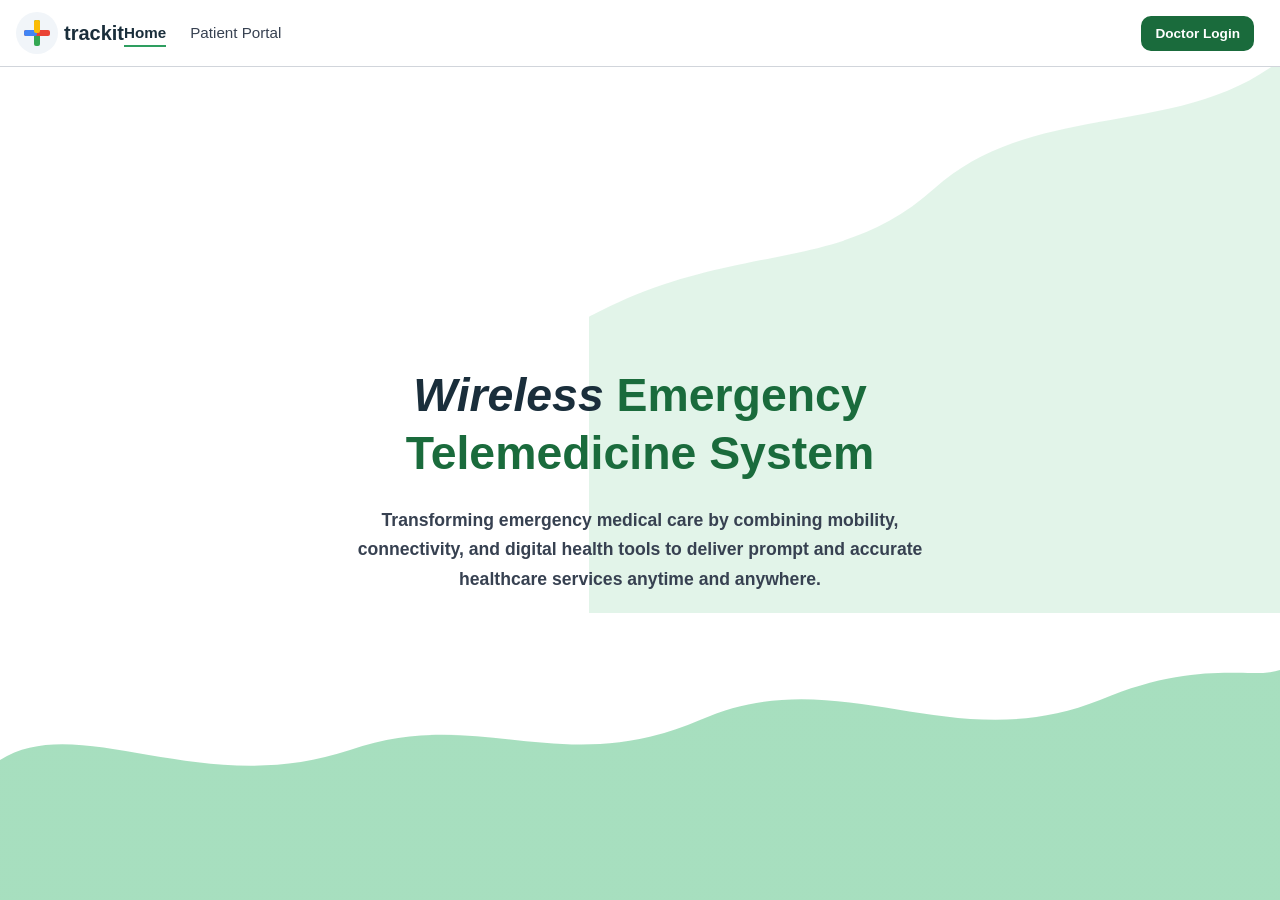
<file: frontend/index.html>
<!DOCTYPE html>
<html lang="en">
<head>
  <meta charset="UTF-8" />
  <meta name="viewport" content="width=device-width, initial-scale=1.0" />
  <title>Trackit – Wireless Emergency Telemedicine System</title>
  <link rel="stylesheet" href="css/styles.css" />
  <style>
   *{
    margin:0;
    padding:0;
    box-sizing:border-box;
  }
  html,
  body{
      width:100%;
      overflow-x:hidden;
  }
  img,
  svg{
      max-width:100%;
  }

    /* Light pastel wave – top-right */
    .wave-light {
      position: fixed;
      right: 0;
      top: 60px;
      width: 54%;
      z-index: 0;
      pointer-events: none;
    }

    /* Dark green wave – bottom */
    .wave-dark {
      position: fixed;
      right: 0;
      bottom: 0;
      width: 100%;
      z-index: 0;
      pointer-events: none;
    }

    .hero {
      position: relative;
      z-index: 2;
      display: flex;
      flex-direction: column;
      align-items: center;
      justify-content: center;
      min-height: calc(100vh - 74px);
      text-align: center;
      padding: 40px 20px;
    }

    .hero h1 {
      font-size: 2.9rem;
      font-weight: 800;
      color: var(--text-dark);
      line-height: 1.25;
      max-width: 700px;
      margin-bottom: 24px;
    }

    .hero h1 em {
      font-style: italic;
      font-weight: 800;
    }

    .hero h1 span {
      color: var(--green-dark);
    }

    .hero p {
      font-size: 1.1rem;
      font-weight: bold;
      color: var(--text-mid);
      max-width: 580px;
      line-height: 1.65;
    }
    /* ==========================
   NAVBAR
========================== */

.navbar{
    position: relative;
    display:flex;
    align-items:center;
    justify-content:space-between;
    padding:12px 16px;
    width:100%;
    box-sizing:border-box;
    overflow:hidden;
}

/* Logo */

.navbar-brand{
    display:flex;
    align-items:center;
    gap:6px;
    flex-shrink:1;
    min-width:0;
}

.logo-icon{
    width:34px;
    height:34px;
    flex-shrink:0;
}

.brand-name{
    font-size:1.2rem;
    white-space:nowrap;
}

/* Desktop links */
.navbar{
    display:flex;
    align-items:center;
    justify-content:space-between;
}

.navbar-brand{
    margin-right:auto;
}

.navbar-actions{
    margin-left:auto;
    margin-right:10px;
}

.navbar-nav{
    display:flex;
    gap:24px;
}

/* Buttons */

.navbar-actions{
    display:flex;
    align-items:center;
    gap:6px;
}

.navbar-actions .btn{
    padding:8px 12px;
    font-size:.85rem;
    white-space:nowrap;
}

/* Toggle */

.menu-toggle{
    display:none;
    border:none;
    background:none;
    font-size:1.8rem;
    cursor:pointer;
    line-height:1;
    padding:0;
    flex-shrink:0;
}
/* RESPONSIVE NAVBAR */

@media (max-width:1024px){

 /* Navbar */

  .navbar{
      position:relative;
      display:flex;
      align-items:center;
      justify-content:space-between;
      padding:12px 15px;
      overflow:visible;
  }

  /* Logo */

  .navbar-brand{
      display:flex;
      align-items:center;
      gap:8px;
      margin-right:auto;
  }

  .logo-icon{
      width:32px;
      height:32px;
  }

  .brand-name{
      font-size:1.1rem;
  }

  /* Hide desktop links */

  .navbar-nav{
      display:none;

      position:absolute;
      top: 100%;
      width:60%;
      right: 12px;
      background:#b4f5cf;
      box-shadow:0 8px 20px rgba(0,0,0,.08);
      z-index:9999;
  }

  /* Show menu when JS adds class */

  .navbar-nav.show{
      display:block !important;
     border-radius: 20px;
      
  }

  .navbar-nav li{
      list-style:none;
      /*border-bottom:1px solid #f3f3f3;*/
  }

  .navbar-nav li a{
      display:block;
      width:100%;
      padding:15px;
      text-align:center;
      text-decoration:none;
  }

  /* Buttons */

  .navbar-actions{
      display:flex;
      gap:6px;
      margin-left:auto;
      margin-right:10px;
  }

  .navbar-actions .btn{
      padding:6px 10px;
      font-size:.75rem;
      white-space:nowrap;
  }

  /* Toggle */

  .menu-toggle{
      display:block;
      background:none;
      border:none;
      cursor:pointer;
      font-size:1.6rem;
      color:#1a6b3c;
      line-height:1;
  }
  }


  /* TABLETS*/

  @media (max-width:768px){

    .brand-name{
      font-size:1rem;
    }

    .logo-icon{
      width:28px;
      height:28px;
    }
    .navbar-actions .btn{
      padding:5px 8px;
      font-size:.70rem;
    }
    .menu-toggle{
      font-size:1.5rem;
    }
   

  }


  /*  MOBILE */

  @media (max-width:500px){

  .navbar{
      padding:10px;
  }

  .brand-name{
      font-size:.9rem;
  }

  .logo-icon{
      width:26px;
      height:26px;
  }

  .navbar-actions{
      gap:4px;
      margin-right:6px;
  }

  .navbar-actions .btn{
      padding:5px 7px;
      font-size:.65rem;
  }

  .menu-toggle{
      font-size:1.4rem;
  }

  .hero h1{
      font-size:2rem;
      line-height:1.2;
  }

  .hero p{
      font-size:.95rem;
      line-height:1.6;
  }
  }


  /*  VERY SMALL PHONES */

  @media (max-width:350px){

  .brand-name{
      font-size:.8rem;
  }

  .logo-icon{
      width:22px;
      height:22px;
  }

  .navbar-actions .btn{
      padding:4px 6px;
      font-size:.58rem;
  }

  .menu-toggle{
      font-size:1.2rem;
  }

  .hero h1{
      font-size:1.7rem;
  }

  .hero p{
      font-size:.85rem;
  }
}
  </style>
</head>
<body>

  <!-- Light wave top-right -->
  <svg class="wave-light" viewBox="0 0 700 560" fill="none" xmlns="http://www.w3.org/2000/svg">
    <path d="M700 0 C600 80, 450 40, 350 130 C250 220, 150 180, 0 260 L0 560 L700 560 Z"
          fill="#d6f0e0" opacity="0.7"/>
  </svg>

  <!-- Dark wave bottom -->
  <svg class="wave-dark" viewBox="0 0 1280 420" fill="none" xmlns="http://www.w3.org/2000/svg">
    <path d="M0 280 C80 230, 200 320, 350 270 C480 225, 560 300, 700 240
             C840 178, 950 280, 1100 220 C1200 178, 1250 200, 1280 190 
             L1280 420 L0 420 Z"
          fill="url(#waveGradDark)"/>
    <defs>
      <linearGradient id="waveGradDark" x1="0" y1="0" x2="1280" y2="0">
        <stop offset="0%" stop-color="#3cb871" stop-opacity="0.45"/>
        <stop offset="100%" stop-color="#1a6b3c"/>
      </linearGradient>
    </defs>
  </svg>

  <!-- Navbar -->
  <nav class="navbar">
    <a href="index.html" class="navbar-brand">
      <!-- Trackit + icon -->
      <svg class="logo-icon" viewBox="0 0 42 42" fill="none" xmlns="http://www.w3.org/2000/svg">
        <circle cx="21" cy="21" r="21" fill="#f1f5f9"/>
        <!-- Google-colours plus sign -->
        <rect x="18" y="8"  width="6" height="26" rx="2" fill="#34a853"/>
        <rect x="8"  y="18" width="26" height="6"  rx="2" fill="#ea4335"/>
        <rect x="8"  y="18" width="13" height="6"  rx="2" fill="#4285f4"/>
        <rect x="18" y="8"  width="6"  height="13" rx="2" fill="#fbbc05"/>
      </svg>
      <span class="brand-name">trackit</span>
    </a>
    <ul class="navbar-nav">
      <li><a href="index.html" class="active">Home</a></li>
      <li><a href="patient-portal.html">Patient Portal</a></li>
    </ul>
    <div class="navbar-actions">
      <a href="login.html" class="btn btn-primary">Doctor Login</a>
    </div>
    <button class="menu-toggle" id="menuToggle">
      ☰
    </button>
  </nav>

  <!-- Hero -->
  <main class="hero">
    <h1>
      <em>Wireless</em> <span>Emergency<br>Telemedicine System</span>
    </h1>
    <p>
      Transforming emergency medical care by combining mobility, connectivity,
      and digital health tools to deliver prompt and accurate healthcare services
      anytime and anywhere.
    </p>
  </main>
<!-------------for toggle menu--------------->
  <script>
   /* function toggleMenu() {
        const nav = document.querySelector('.navbar-nav');
        const btn = document.querySelector('.menu-toggle');
    
        nav.classList.toggle('show');
    
        if(nav.classList.contains('show')){
            btn.innerHTML = "✕";
        } else {
            btn.innerHTML = "☰";
        }
    }
   function toggleMenu() {
    alert("Button clicked");
}

function toggleMenu() {

    const menu = document.querySelector('.navbar-nav');

    menu.classList.toggle('show');

    console.log("toggle clicked");
}*/
document.addEventListener("DOMContentLoaded", () => {

const btn = document.getElementById("menuToggle");
const nav = document.querySelector(".navbar-nav");

btn.addEventListener("click", () => {

    //console.log("clicked");

    nav.classList.toggle("show");

    btn.textContent =
        nav.classList.contains("show")
        ? "✕"
        : "☰";

});

});
    </script>

</body>
</html>
</file>
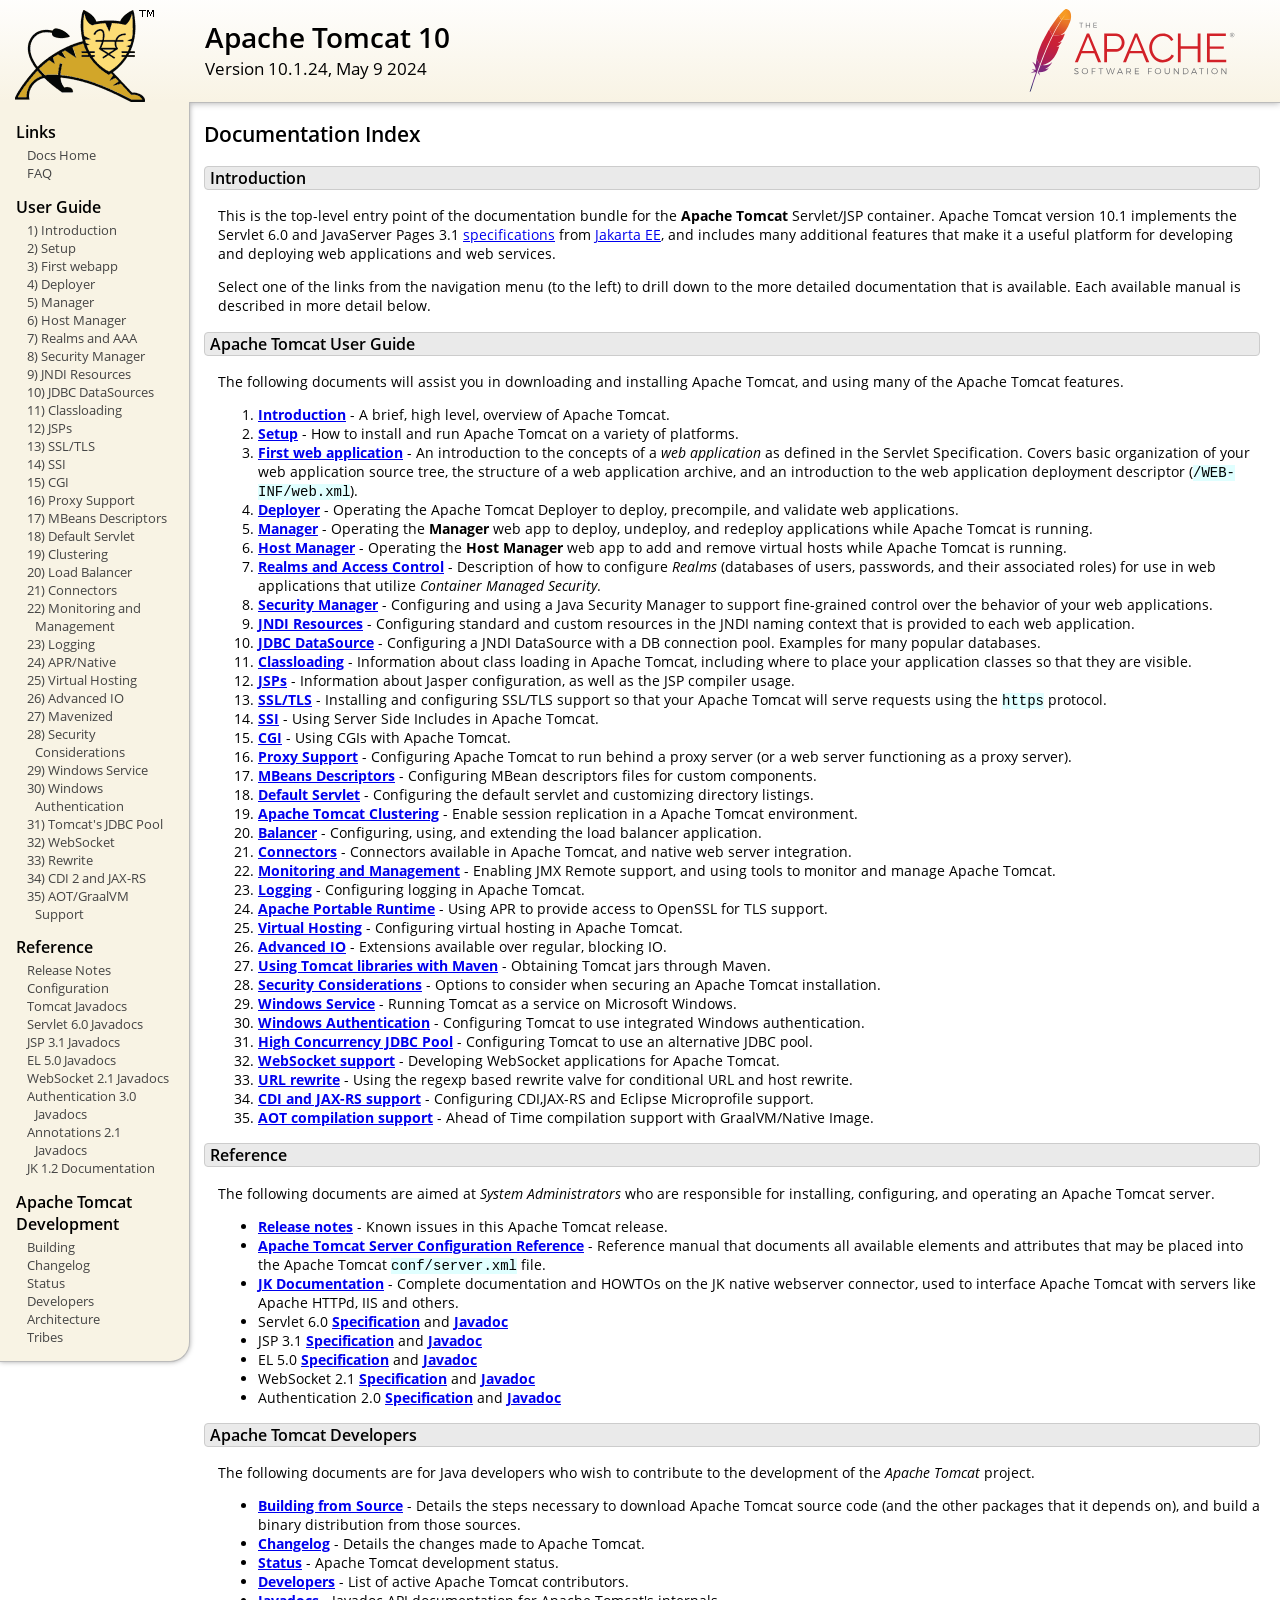
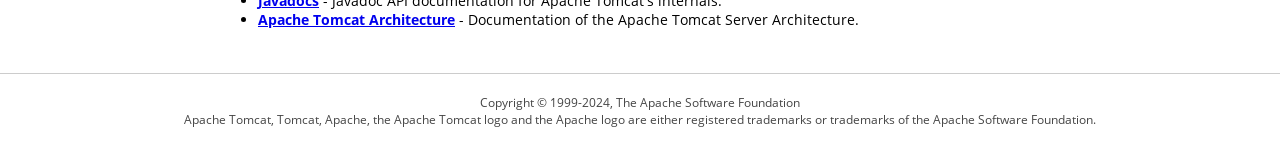
<file: target/cargo/installs/tomcat-10.1.24/apache-tomcat-10.1.24/webapps/docs/index.html>
<!DOCTYPE html SYSTEM "about:legacy-compat">
<html lang="en"><head><META http-equiv="Content-Type" content="text/html; charset=UTF-8"><link href="./images/docs-stylesheet.css" rel="stylesheet" type="text/css"><title>Apache Tomcat 10 (10.1.24) - Documentation Index</title><meta name="author" content="Craig R. McClanahan"><meta name="author" content="Remy Maucherat"><meta name="author" content="Yoav Shapira"></head><body><div id="wrapper"><header><div id="header"><div><div><div class="logo noPrint"><a href="https://tomcat.apache.org/"><img alt="Tomcat Home" src="./images/tomcat.png"></a></div><div style="height: 1px;"></div><div class="asfLogo noPrint"><a href="https://www.apache.org/" target="_blank"><img src="./images/asf-logo.svg" alt="The Apache Software Foundation" style="width: 266px; height: 83px;"></a></div><h1>Apache Tomcat 10</h1><div class="versionInfo">
            Version 10.1.24,
            <time datetime="2024-05-09">May 9 2024</time></div><div style="height: 1px;"></div><div style="clear: left;"></div></div></div></div></header><div id="middle"><div><div id="mainLeft" class="noprint"><div><nav><div><h2>Links</h2><ul><li><a href="index.html">Docs Home</a></li><li><a href="https://cwiki.apache.org/confluence/display/TOMCAT/FAQ">FAQ</a></li></ul></div><div><h2>User Guide</h2><ul><li><a href="introduction.html">1) Introduction</a></li><li><a href="setup.html">2) Setup</a></li><li><a href="appdev/index.html">3) First webapp</a></li><li><a href="deployer-howto.html">4) Deployer</a></li><li><a href="manager-howto.html">5) Manager</a></li><li><a href="host-manager-howto.html">6) Host Manager</a></li><li><a href="realm-howto.html">7) Realms and AAA</a></li><li><a href="security-manager-howto.html">8) Security Manager</a></li><li><a href="jndi-resources-howto.html">9) JNDI Resources</a></li><li><a href="jndi-datasource-examples-howto.html">10) JDBC DataSources</a></li><li><a href="class-loader-howto.html">11) Classloading</a></li><li><a href="jasper-howto.html">12) JSPs</a></li><li><a href="ssl-howto.html">13) SSL/TLS</a></li><li><a href="ssi-howto.html">14) SSI</a></li><li><a href="cgi-howto.html">15) CGI</a></li><li><a href="proxy-howto.html">16) Proxy Support</a></li><li><a href="mbeans-descriptors-howto.html">17) MBeans Descriptors</a></li><li><a href="default-servlet.html">18) Default Servlet</a></li><li><a href="cluster-howto.html">19) Clustering</a></li><li><a href="balancer-howto.html">20) Load Balancer</a></li><li><a href="connectors.html">21) Connectors</a></li><li><a href="monitoring.html">22) Monitoring and Management</a></li><li><a href="logging.html">23) Logging</a></li><li><a href="apr.html">24) APR/Native</a></li><li><a href="virtual-hosting-howto.html">25) Virtual Hosting</a></li><li><a href="aio.html">26) Advanced IO</a></li><li><a href="maven-jars.html">27) Mavenized</a></li><li><a href="security-howto.html">28) Security Considerations</a></li><li><a href="windows-service-howto.html">29) Windows Service</a></li><li><a href="windows-auth-howto.html">30) Windows Authentication</a></li><li><a href="jdbc-pool.html">31) Tomcat's JDBC Pool</a></li><li><a href="web-socket-howto.html">32) WebSocket</a></li><li><a href="rewrite.html">33) Rewrite</a></li><li><a href="cdi.html">34) CDI 2 and JAX-RS</a></li><li><a href="graal.html">35) AOT/GraalVM Support</a></li></ul></div><div><h2>Reference</h2><ul><li><a href="RELEASE-NOTES.txt">Release Notes</a></li><li><a href="config/index.html">Configuration</a></li><li><a href="api/index.html">Tomcat Javadocs</a></li><li><a href="servletapi/index.html">Servlet 6.0 Javadocs</a></li><li><a href="jspapi/index.html">JSP 3.1 Javadocs</a></li><li><a href="elapi/index.html">EL 5.0 Javadocs</a></li><li><a href="websocketapi/index.html">WebSocket 2.1 Javadocs</a></li><li><a href="jaspicapi/index.html">Authentication 3.0 Javadocs</a></li><li><a href="annotationapi/index.html">Annotations 2.1 Javadocs</a></li><li><a href="https://tomcat.apache.org/connectors-doc/">JK 1.2 Documentation</a></li></ul></div><div><h2>Apache Tomcat Development</h2><ul><li><a href="building.html">Building</a></li><li><a href="changelog.html">Changelog</a></li><li><a href="https://cwiki.apache.org/confluence/display/TOMCAT/Tomcat+Versions">Status</a></li><li><a href="developers.html">Developers</a></li><li><a href="architecture/index.html">Architecture</a></li><li><a href="tribes/introduction.html">Tribes</a></li></ul></div></nav></div></div><div id="mainRight"><div id="content"><h2>Documentation Index</h2><h3 id="Introduction">Introduction</h3><div class="text">

<p>This is the top-level entry point of the documentation bundle for the
<strong>Apache Tomcat</strong> Servlet/JSP container.  Apache Tomcat version
10.1 implements the Servlet 6.0 and JavaServer Pages 3.1
<a href="https://cwiki.apache.org/confluence/display/TOMCAT/Specifications">specifications</a> from
<a href="https://jakarta.ee/">Jakarta EE</a>, and includes many
additional features that make it a useful platform for developing and deploying
web applications and web services.</p>

<p>Select one of the links from the navigation menu (to the left) to drill
down to the more detailed documentation that is available.  Each available
manual is described in more detail below.</p>

</div><h3 id="Apache_Tomcat_User_Guide">Apache Tomcat User Guide</h3><div class="text">

<p>The following documents will assist you in downloading and installing
Apache Tomcat, and using many of the Apache Tomcat features.</p>

<ol>
<li><a href="introduction.html"><strong>Introduction</strong></a> - A
    brief, high level, overview of Apache Tomcat.</li>
<li><a href="setup.html"><strong>Setup</strong></a> - How to install and run
    Apache Tomcat on a variety of platforms.</li>
<li><a href="appdev/index.html"><strong>First web application</strong></a>
    - An introduction to the concepts of a <em>web application</em> as defined
    in the Servlet Specification.  Covers basic organization of your web application
    source tree, the structure of a web application archive, and an
    introduction to the web application deployment descriptor
    (<code>/WEB-INF/web.xml</code>).</li>
<li><a href="deployer-howto.html"><strong>Deployer</strong></a> -
    Operating the Apache Tomcat Deployer to deploy, precompile, and validate web
    applications.</li>
<li><a href="manager-howto.html"><strong>Manager</strong></a> -
    Operating the <strong>Manager</strong> web app to deploy, undeploy, and
    redeploy applications while Apache Tomcat is running.</li>
<li><a href="host-manager-howto.html"><strong>Host Manager</strong></a> -
    Operating the <strong>Host Manager</strong> web app to add and remove
    virtual hosts while Apache Tomcat is running.</li>
<li><a href="realm-howto.html"><strong>Realms and Access Control</strong></a>
    - Description of how to configure <em>Realms</em> (databases of users,
    passwords, and their associated roles) for use in web applications that
    utilize <em>Container Managed Security</em>.</li>
<li><a href="security-manager-howto.html"><strong>Security Manager</strong></a>
    - Configuring and using a Java Security Manager to
    support fine-grained control over the behavior of your web applications.
    </li>
<li><a href="jndi-resources-howto.html"><strong>JNDI Resources</strong></a>
    - Configuring standard and custom resources in the JNDI naming context
    that is provided to each web application.</li>
<li><a href="jndi-datasource-examples-howto.html">
    <strong>JDBC DataSource</strong></a>
    - Configuring a JNDI DataSource with a DB connection pool.
    Examples for many popular databases.</li>
<li><a href="class-loader-howto.html"><strong>Classloading</strong></a>
    - Information about class loading in Apache Tomcat, including where to place
    your application classes so that they are visible.</li>
<li><a href="jasper-howto.html"><strong>JSPs</strong></a>
    - Information about Jasper configuration, as well as the JSP compiler
    usage.</li>
<li><a href="ssl-howto.html"><strong>SSL/TLS</strong></a> -
    Installing and configuring SSL/TLS support so that your Apache Tomcat will
    serve requests using the <code>https</code> protocol.</li>
<li><a href="ssi-howto.html"><strong>SSI</strong></a> -
    Using Server Side Includes in Apache Tomcat.</li>
<li><a href="cgi-howto.html"><strong>CGI</strong></a> -
    Using CGIs with Apache Tomcat.</li>
<li><a href="proxy-howto.html"><strong>Proxy Support</strong></a> -
    Configuring Apache Tomcat to run behind a proxy server (or a web server
    functioning as a proxy server).</li>
<li><a href="mbeans-descriptors-howto.html"><strong>MBeans Descriptors</strong></a> -
    Configuring MBean descriptors files for custom components.</li>
<li><a href="default-servlet.html"><strong>Default Servlet</strong></a> -
    Configuring the default servlet and customizing directory listings.</li>
<li><a href="cluster-howto.html"><strong>Apache Tomcat Clustering</strong></a> -
    Enable session replication in a Apache Tomcat environment.</li>
<li><a href="balancer-howto.html"><strong>Balancer</strong></a> -
    Configuring, using, and extending the load balancer application.</li>
<li><a href="connectors.html"><strong>Connectors</strong></a> -
    Connectors available in Apache Tomcat, and native web server integration.</li>
<li><a href="monitoring.html"><strong>Monitoring and Management</strong></a> -
    Enabling JMX Remote support, and using tools to monitor and manage Apache Tomcat.</li>
<li><a href="logging.html"><strong>Logging</strong></a> -
    Configuring logging in Apache Tomcat.</li>
<li><a href="apr.html"><strong>Apache Portable Runtime</strong></a> -
    Using APR to provide access to OpenSSL for TLS support.</li>
<li><a href="virtual-hosting-howto.html"><strong>Virtual Hosting</strong></a> -
    Configuring virtual hosting in Apache Tomcat.</li>
<li><a href="aio.html"><strong>Advanced IO</strong></a> -
    Extensions available over regular, blocking IO.</li>
<li><a href="maven-jars.html"><strong>Using Tomcat libraries with Maven</strong></a> -
    Obtaining Tomcat jars through Maven.</li>
<li><a href="security-howto.html"><strong>Security Considerations</strong></a> -
    Options to consider when securing an Apache Tomcat installation.</li>
<li><a href="windows-service-howto.html"><strong>Windows Service</strong></a> -
    Running Tomcat as a service on Microsoft Windows.</li>
<li><a href="windows-auth-howto.html"><strong>Windows Authentication</strong></a> -
    Configuring Tomcat to use integrated Windows authentication.</li>
<li><a href="jdbc-pool.html"><strong>High Concurrency JDBC Pool</strong></a> -
    Configuring Tomcat to use an alternative JDBC pool.</li>
<li><a href="web-socket-howto.html"><strong>WebSocket support</strong></a> -
    Developing WebSocket applications for Apache Tomcat.</li>
<li><a href="rewrite.html"><strong>URL rewrite</strong></a> -
    Using the regexp based rewrite valve for conditional URL and host rewrite.</li>
<li><a href="cdi.html"><strong>CDI and JAX-RS support</strong></a> -
    Configuring CDI,JAX-RS and Eclipse Microprofile support.</li>
<li><a href="graal.html"><strong>AOT compilation support</strong></a> -
    Ahead of Time compilation support with GraalVM/Native Image.</li>
</ol>

</div><h3 id="Reference">Reference</h3><div class="text">

<p>The following documents are aimed at <em>System Administrators</em> who
are responsible for installing, configuring, and operating an Apache Tomcat server.
</p>
<ul>
<li><a href="RELEASE-NOTES.txt"><strong>Release notes</strong></a>
    - Known issues in this Apache Tomcat release.
    </li>
<li><a href="config/index.html"><strong>Apache Tomcat Server Configuration Reference</strong></a>
    - Reference manual that documents all available elements and attributes
      that may be placed into the Apache Tomcat <code>conf/server.xml</code> file.
    </li>
<li><a href="https://tomcat.apache.org/connectors-doc/index.html"><strong>JK Documentation</strong></a>
    - Complete documentation and HOWTOs on the JK native webserver connector,
      used to interface Apache Tomcat with servers like Apache HTTPd, IIS
      and others.</li>
<li>Servlet 6.0
    <a href="https://jakarta.ee/specifications/servlet/6.0/">
    <strong>Specification</strong></a> and
    <a href="https://jakarta.ee/specifications/servlet/6.0/apidocs">
    <strong>Javadoc</strong></a>
    </li>
<li>JSP 3.1
    <a href="https://jakarta.ee/specifications/pages/3.1/">
    <strong>Specification</strong></a> and
    <a href="https://jakarta.ee/specifications/pages/3.1/apidocs">
    <strong>Javadoc</strong></a>
    </li>
<li>EL 5.0
    <a href="https://jakarta.ee/specifications/expression-language/5.0/">
    <strong>Specification</strong></a> and
    <a href="https://jakarta.ee/specifications/expression-language/5.0/apidocs">
    <strong>Javadoc</strong></a>
    </li>
<li>WebSocket 2.1
    <a href="https://jakarta.ee/specifications/websocket/2.1/">
    <strong>Specification</strong></a> and
    <a href="https://jakarta.ee/specifications/websocket/2.1/apidocs">
    <strong>Javadoc</strong></a>
    </li>
<li>Authentication 2.0
    <a href="https://jakarta.ee/specifications/authentication/2.0/">
    <strong>Specification</strong></a> and
    <a href="https://jakarta.ee/specifications/authentication/2.0/apidocs">
    <strong>Javadoc</strong></a>
    </li>
</ul>

</div><h3 id="Apache_Tomcat_Developers">Apache Tomcat Developers</h3><div class="text">

<p>The following documents are for Java developers who wish to contribute to
the development of the <em>Apache Tomcat</em> project.</p>
<ul>
<li><a href="building.html"><strong>Building from Source</strong></a> -
    Details the steps necessary to download Apache Tomcat source code (and the
    other packages that it depends on), and build a binary distribution from
    those sources.
    </li>
<li><a href="changelog.html"><strong>Changelog</strong></a> - Details the
    changes made to Apache Tomcat.
    </li>
<li><a href="https://cwiki.apache.org/confluence/display/TOMCAT/Tomcat+Versions"><strong>Status</strong></a> -
    Apache Tomcat development status.
    </li>
<li><a href="developers.html"><strong>Developers</strong></a> - List of active
    Apache Tomcat contributors.
    </li>
<li><a href="api/index.html"><strong>Javadocs</strong></a>
    - Javadoc API documentation for Apache Tomcat's internals.</li>
<li><a href="architecture/index.html"><strong>Apache Tomcat Architecture</strong></a>
    - Documentation of the Apache Tomcat Server Architecture.</li>
</ul>

</div></div></div></div></div><footer><div id="footer">
    Copyright &copy; 1999-2024, The Apache Software Foundation
    <br>
    Apache Tomcat, Tomcat, Apache, the Apache Tomcat logo and the Apache logo
    are either registered trademarks or trademarks of the Apache Software
    Foundation.
    </div></footer></div></body></html>
</file>
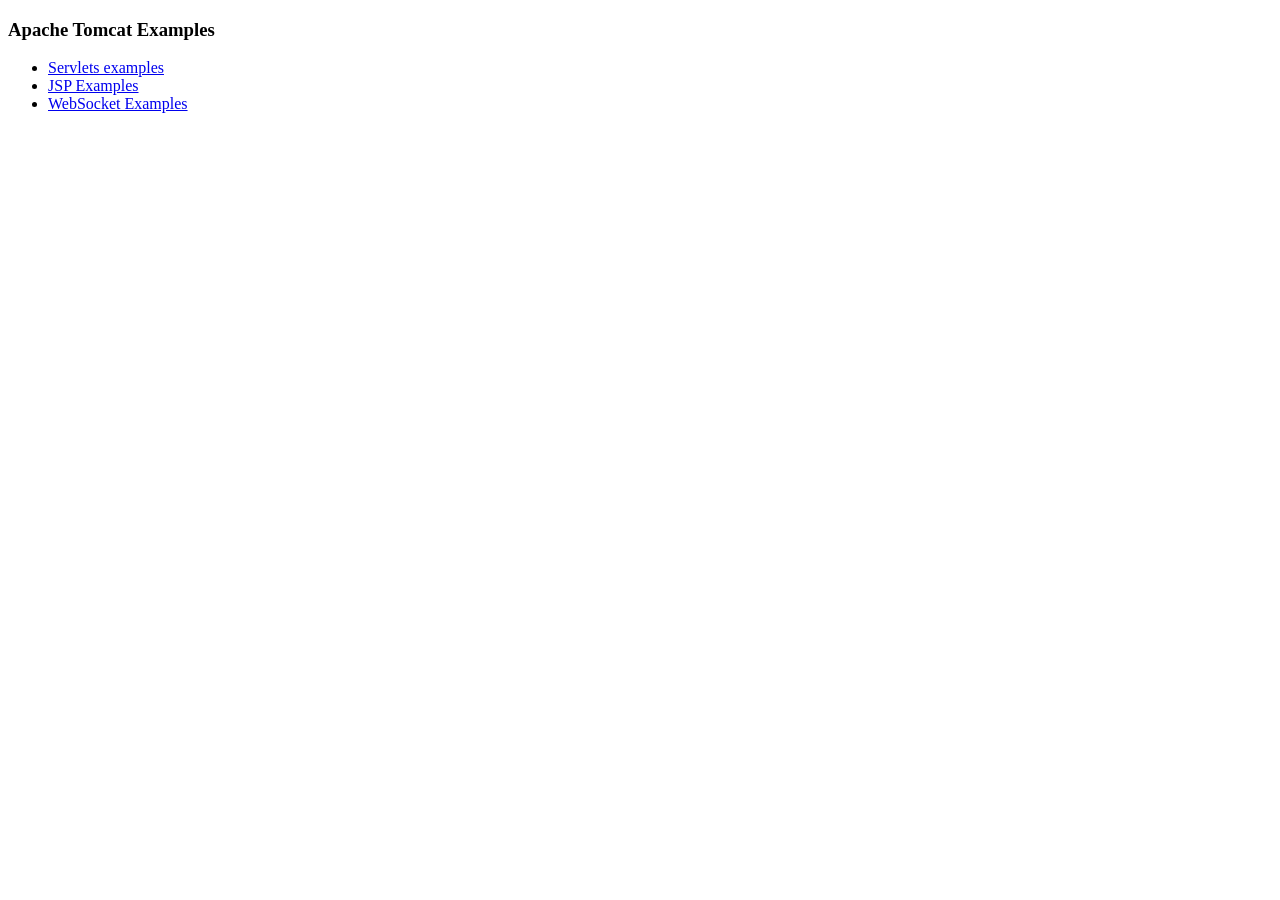
<file: target/cargo/installs/tomcat-10.1.24/apache-tomcat-10.1.24/webapps/examples/index.html>
<!--
  Licensed to the Apache Software Foundation (ASF) under one or more
  contributor license agreements.  See the NOTICE file distributed with
  this work for additional information regarding copyright ownership.
  The ASF licenses this file to You under the Apache License, Version 2.0
  (the "License"); you may not use this file except in compliance with
  the License.  You may obtain a copy of the License at

      http://www.apache.org/licenses/LICENSE-2.0

  Unless required by applicable law or agreed to in writing, software
  distributed under the License is distributed on an "AS IS" BASIS,
  WITHOUT WARRANTIES OR CONDITIONS OF ANY KIND, either express or implied.
  See the License for the specific language governing permissions and
  limitations under the License.
-->
<!DOCTYPE HTML><html lang="en"><head>
<meta charset="UTF-8">
<title>Apache Tomcat Examples</title>
</head>
<body>
<p>
<h3>Apache Tomcat Examples</H3>
<p></p>
<ul>
<li><a href="servlets">Servlets examples</a></li>
<li><a href="jsp">JSP Examples</a></li>
<li><a href="websocket/index.xhtml">WebSocket Examples</a></li>
</ul>
</body></html>
</file>
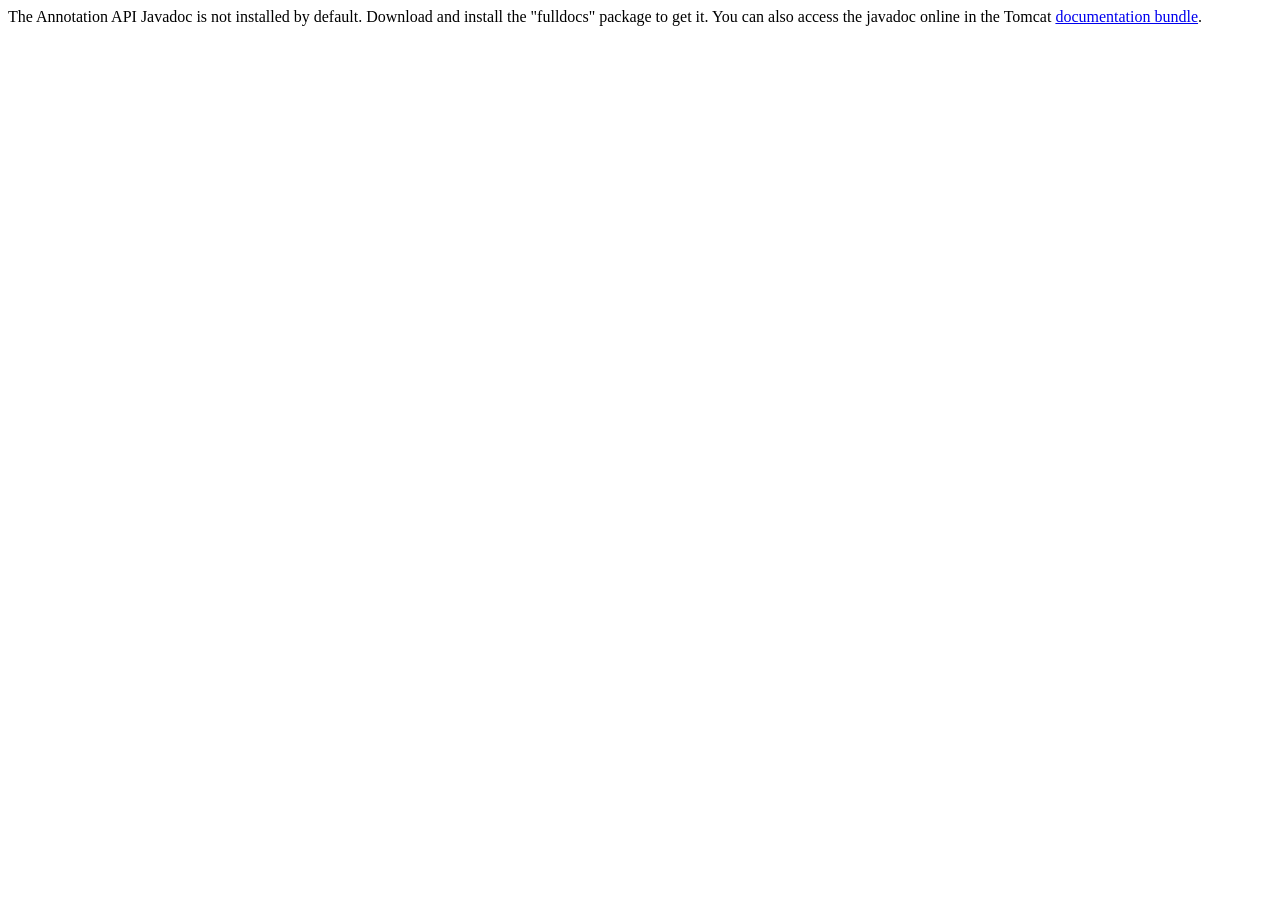
<file: target/cargo/installs/tomcat-10.1.24/apache-tomcat-10.1.24/webapps/docs/annotationapi/index.html>
<!--
  Licensed to the Apache Software Foundation (ASF) under one or more
  contributor license agreements.  See the NOTICE file distributed with
  this work for additional information regarding copyright ownership.
  The ASF licenses this file to You under the Apache License, Version 2.0
  (the "License"); you may not use this file except in compliance with
  the License.  You may obtain a copy of the License at

      http://www.apache.org/licenses/LICENSE-2.0

  Unless required by applicable law or agreed to in writing, software
  distributed under the License is distributed on an "AS IS" BASIS,
  WITHOUT WARRANTIES OR CONDITIONS OF ANY KIND, either express or implied.
  See the License for the specific language governing permissions and
  limitations under the License.
-->
<!DOCTYPE html>
<html>
<head>
    <meta charset="UTF-8" />
    <title>API docs</title>
</head>

<body>

The Annotation API Javadoc is not installed by default. Download and install
the "fulldocs" package to get it.

You can also access the javadoc online in the Tomcat
<a href="https://tomcat.apache.org/tomcat-10.1-doc/">
    documentation bundle</a>.

</body>
</html>
</file>
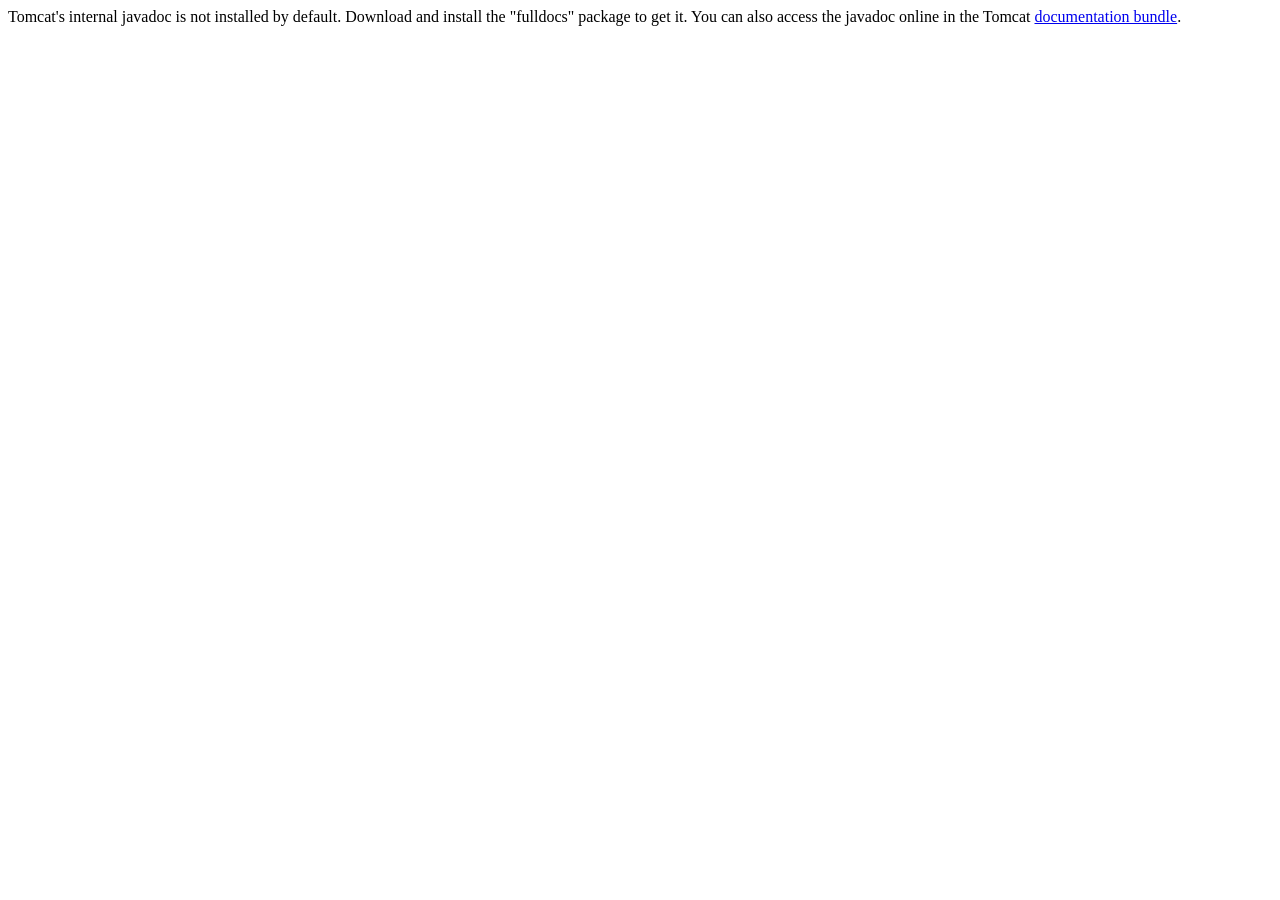
<file: target/cargo/installs/tomcat-10.1.24/apache-tomcat-10.1.24/webapps/docs/api/index.html>
<!--
  Licensed to the Apache Software Foundation (ASF) under one or more
  contributor license agreements.  See the NOTICE file distributed with
  this work for additional information regarding copyright ownership.
  The ASF licenses this file to You under the Apache License, Version 2.0
  (the "License"); you may not use this file except in compliance with
  the License.  You may obtain a copy of the License at

      http://www.apache.org/licenses/LICENSE-2.0

  Unless required by applicable law or agreed to in writing, software
  distributed under the License is distributed on an "AS IS" BASIS,
  WITHOUT WARRANTIES OR CONDITIONS OF ANY KIND, either express or implied.
  See the License for the specific language governing permissions and
  limitations under the License.
-->
<!DOCTYPE html>
<html>
    <head>
    <meta charset="UTF-8" />
    <title>API docs</title>
</head>

<body>

Tomcat's internal javadoc is not installed by default. Download and install
the "fulldocs" package to get it.

You can also access the javadoc online in the Tomcat
<a href="https://tomcat.apache.org/tomcat-10.1-doc/">
documentation bundle</a>.

</body>
</html>
</file>
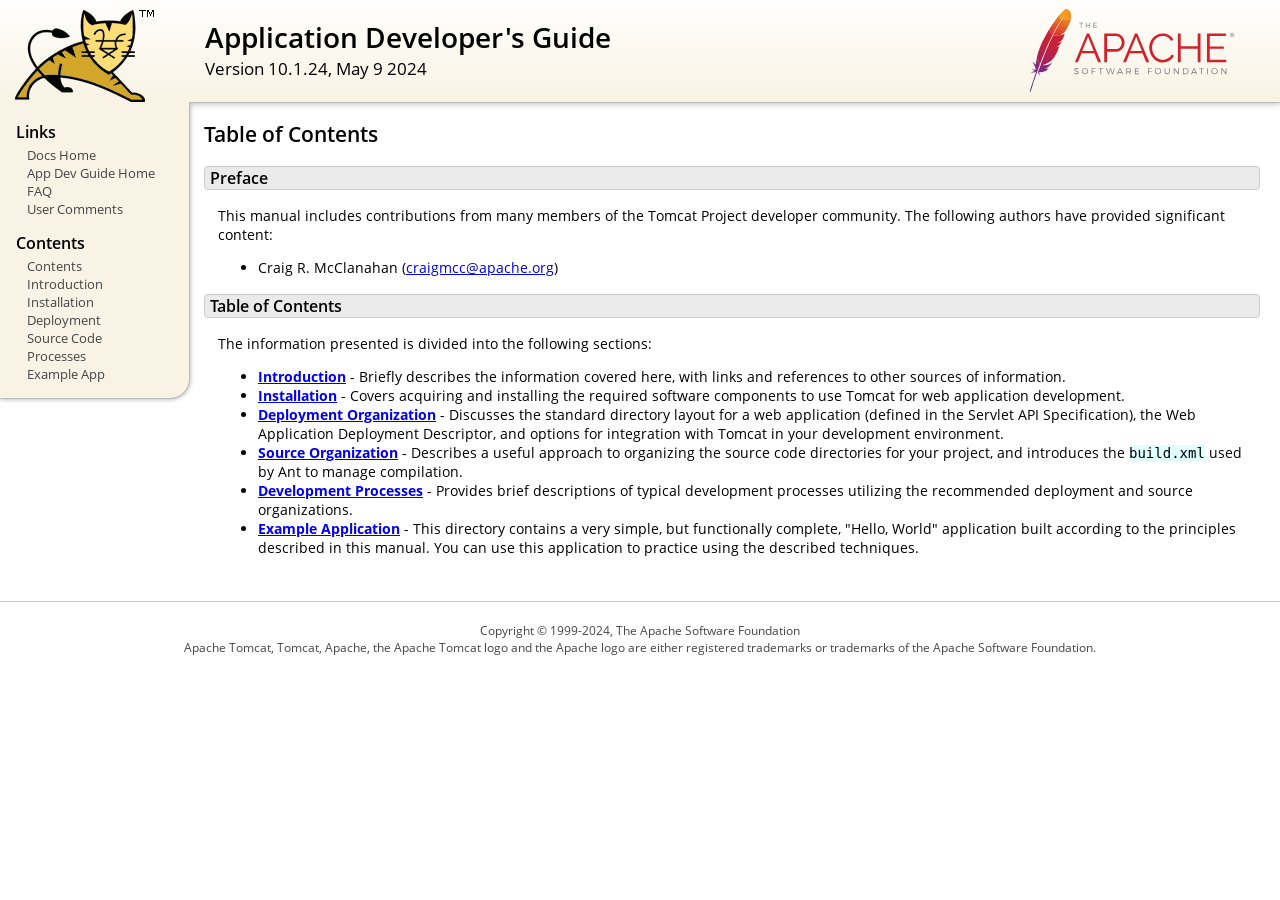
<file: target/cargo/installs/tomcat-10.1.24/apache-tomcat-10.1.24/webapps/docs/appdev/index.html>
<!DOCTYPE html SYSTEM "about:legacy-compat">
<html lang="en"><head><META http-equiv="Content-Type" content="text/html; charset=UTF-8"><link href="../images/docs-stylesheet.css" rel="stylesheet" type="text/css"><title>Application Developer's Guide (10.1.24) - Table of Contents</title><meta name="author" content="Craig R. McClanahan"></head><body><div id="wrapper"><header><div id="header"><div><div><div class="logo noPrint"><a href="https://tomcat.apache.org/"><img alt="Tomcat Home" src="../images/tomcat.png"></a></div><div style="height: 1px;"></div><div class="asfLogo noPrint"><a href="https://www.apache.org/" target="_blank"><img src="../images/asf-logo.svg" alt="The Apache Software Foundation" style="width: 266px; height: 83px;"></a></div><h1>Application Developer's Guide</h1><div class="versionInfo">
            Version 10.1.24,
            <time datetime="2024-05-09">May 9 2024</time></div><div style="height: 1px;"></div><div style="clear: left;"></div></div></div></div></header><div id="middle"><div><div id="mainLeft" class="noprint"><div><nav><div><h2>Links</h2><ul><li><a href="../index.html">Docs Home</a></li><li><a href="index.html">App Dev Guide Home</a></li><li><a href="https://cwiki.apache.org/confluence/display/TOMCAT/FAQ">FAQ</a></li><li><a href="#comments_section">User Comments</a></li></ul></div><div><h2>Contents</h2><ul><li><a href="index.html">Contents</a></li><li><a href="introduction.html">Introduction</a></li><li><a href="installation.html">Installation</a></li><li><a href="deployment.html">Deployment</a></li><li><a href="source.html">Source Code</a></li><li><a href="processes.html">Processes</a></li><li><a href="sample/">Example App</a></li></ul></div></nav></div></div><div id="mainRight"><div id="content"><h2>Table of Contents</h2><h3 id="Preface">Preface</h3><div class="text">

<p>This manual includes contributions from many members of the Tomcat Project
developer community.  The following authors have provided significant content:
</p>
<ul>
<li>Craig R. McClanahan
    (<a href="mailto:craigmcc@apache.org">craigmcc@apache.org</a>)</li>
</ul>

</div><h3 id="Table_of_Contents">Table of Contents</h3><div class="text">

<p>The information presented is divided into the following sections:</p>
<ul>
<li><a href="introduction.html"><strong>Introduction</strong></a> -
    Briefly describes the information covered here, with
    links and references to other sources of information.</li>
<li><a href="installation.html"><strong>Installation</strong></a> -
    Covers acquiring and installing the required software
    components to use Tomcat for web application development.</li>
<li><a href="deployment.html"><strong>Deployment Organization</strong></a> -
    Discusses the standard directory layout for a web application
    (defined in the Servlet API Specification), the Web Application
    Deployment Descriptor, and options for integration with Tomcat
    in your development environment.</li>
<li><a href="source.html"><strong>Source Organization</strong></a> -
    Describes a useful approach to organizing the source code
    directories for your project, and introduces the
    <code>build.xml</code> used by Ant to manage compilation.</li>
<li><a href="processes.html"><strong>Development Processes</strong></a> -
    Provides brief descriptions of typical development processes
    utilizing the recommended deployment and source organizations.</li>
<li><a href="sample/" target="_blank"><strong>Example Application</strong></a> -
    This directory contains a very simple, but functionally complete,
    "Hello, World" application built according to the principles
    described in this manual.  You can use this application to
    practice using the described techniques.</li>
</ul>

</div></div></div></div></div><footer><div id="footer">
    Copyright &copy; 1999-2024, The Apache Software Foundation
    <br>
    Apache Tomcat, Tomcat, Apache, the Apache Tomcat logo and the Apache logo
    are either registered trademarks or trademarks of the Apache Software
    Foundation.
    </div></footer></div></body></html>
</file>
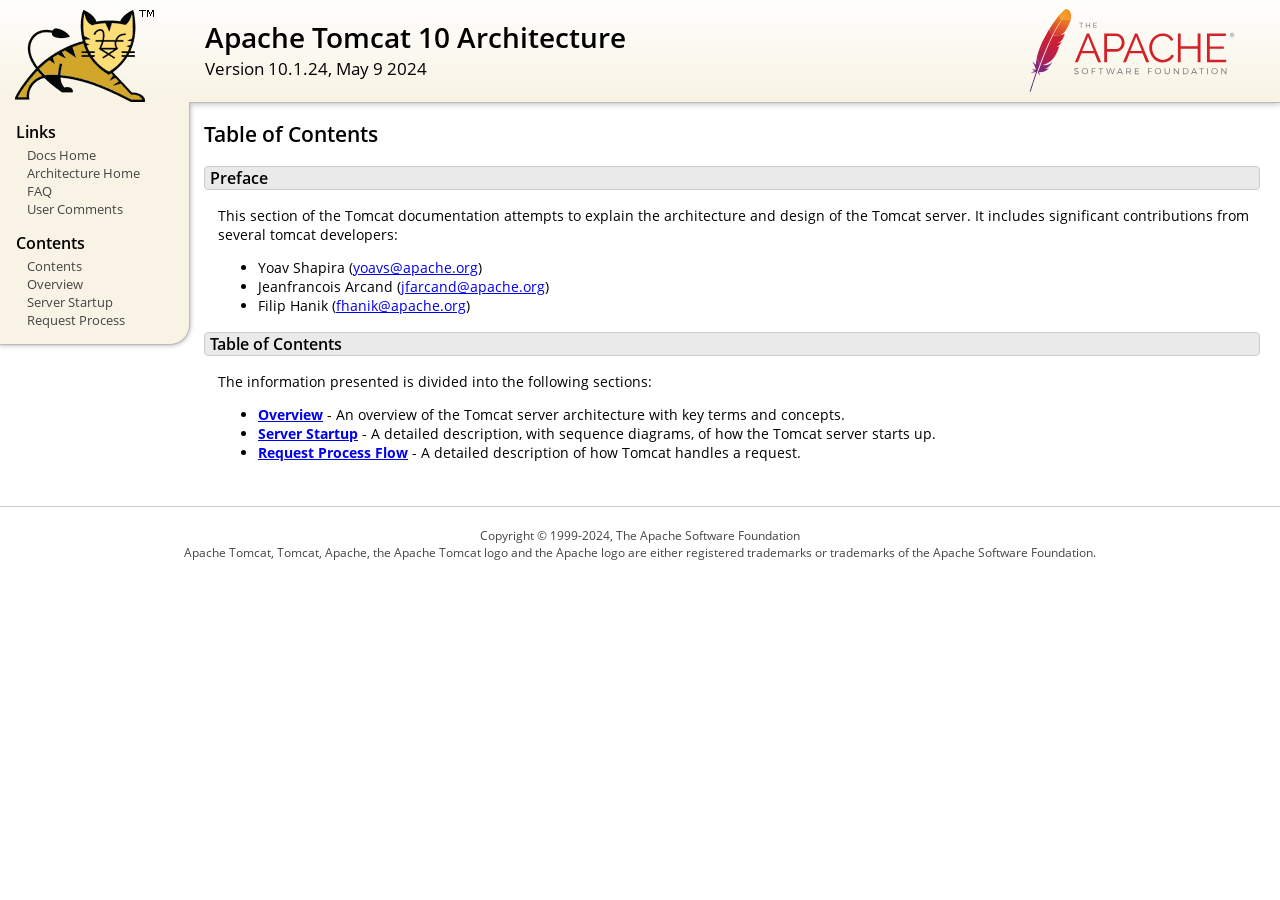
<file: target/cargo/installs/tomcat-10.1.24/apache-tomcat-10.1.24/webapps/docs/architecture/index.html>
<!DOCTYPE html SYSTEM "about:legacy-compat">
<html lang="en"><head><META http-equiv="Content-Type" content="text/html; charset=UTF-8"><link href="../images/docs-stylesheet.css" rel="stylesheet" type="text/css"><title>Apache Tomcat 10 Architecture (10.1.24) - Table of Contents</title><meta name="author" content="Yoav Shapira"></head><body><div id="wrapper"><header><div id="header"><div><div><div class="logo noPrint"><a href="https://tomcat.apache.org/"><img alt="Tomcat Home" src="../images/tomcat.png"></a></div><div style="height: 1px;"></div><div class="asfLogo noPrint"><a href="https://www.apache.org/" target="_blank"><img src="../images/asf-logo.svg" alt="The Apache Software Foundation" style="width: 266px; height: 83px;"></a></div><h1>Apache Tomcat 10 Architecture</h1><div class="versionInfo">
            Version 10.1.24,
            <time datetime="2024-05-09">May 9 2024</time></div><div style="height: 1px;"></div><div style="clear: left;"></div></div></div></div></header><div id="middle"><div><div id="mainLeft" class="noprint"><div><nav><div><h2>Links</h2><ul><li><a href="../index.html">Docs Home</a></li><li><a href="index.html">Architecture Home</a></li><li><a href="https://cwiki.apache.org/confluence/display/TOMCAT/FAQ">FAQ</a></li><li><a href="#comments_section">User Comments</a></li></ul></div><div><h2>Contents</h2><ul><li><a href="index.html">Contents</a></li><li><a href="overview.html">Overview</a></li><li><a href="startup.html">Server Startup</a></li><li><a href="requestProcess.html">Request Process</a></li></ul></div></nav></div></div><div id="mainRight"><div id="content"><h2>Table of Contents</h2><h3 id="Preface">Preface</h3><div class="text">

<p>This section of the Tomcat documentation attempts to explain
the architecture and design of the Tomcat server.  It includes significant
contributions from several tomcat developers:
</p>
<ul>
<li>Yoav Shapira
    (<a href="mailto:yoavs@apache.org">yoavs@apache.org</a>)</li>
<li>Jeanfrancois Arcand
    (<a href="mailto:jfarcand@apache.org">jfarcand@apache.org</a>)</li>
<li>Filip Hanik
    (<a href="mailto:fhanik@apache.org">fhanik@apache.org</a>)</li>
</ul>

</div><h3 id="Table_of_Contents">Table of Contents</h3><div class="text">

<p>The information presented is divided into the following sections:</p>
<ul>
<li><a href="overview.html"><strong>Overview</strong></a> -
    An overview of the Tomcat server architecture with key terms
    and concepts.</li>
<li><a href="startup.html"><strong>Server Startup</strong></a> -
    A detailed description, with sequence diagrams, of how the Tomcat
    server starts up.</li>
<li><a href="requestProcess.html"><strong>Request Process Flow</strong></a> -
    A detailed description of how Tomcat handles a request.</li>
</ul>

</div></div></div></div></div><footer><div id="footer">
    Copyright &copy; 1999-2024, The Apache Software Foundation
    <br>
    Apache Tomcat, Tomcat, Apache, the Apache Tomcat logo and the Apache logo
    are either registered trademarks or trademarks of the Apache Software
    Foundation.
    </div></footer></div></body></html>
</file>
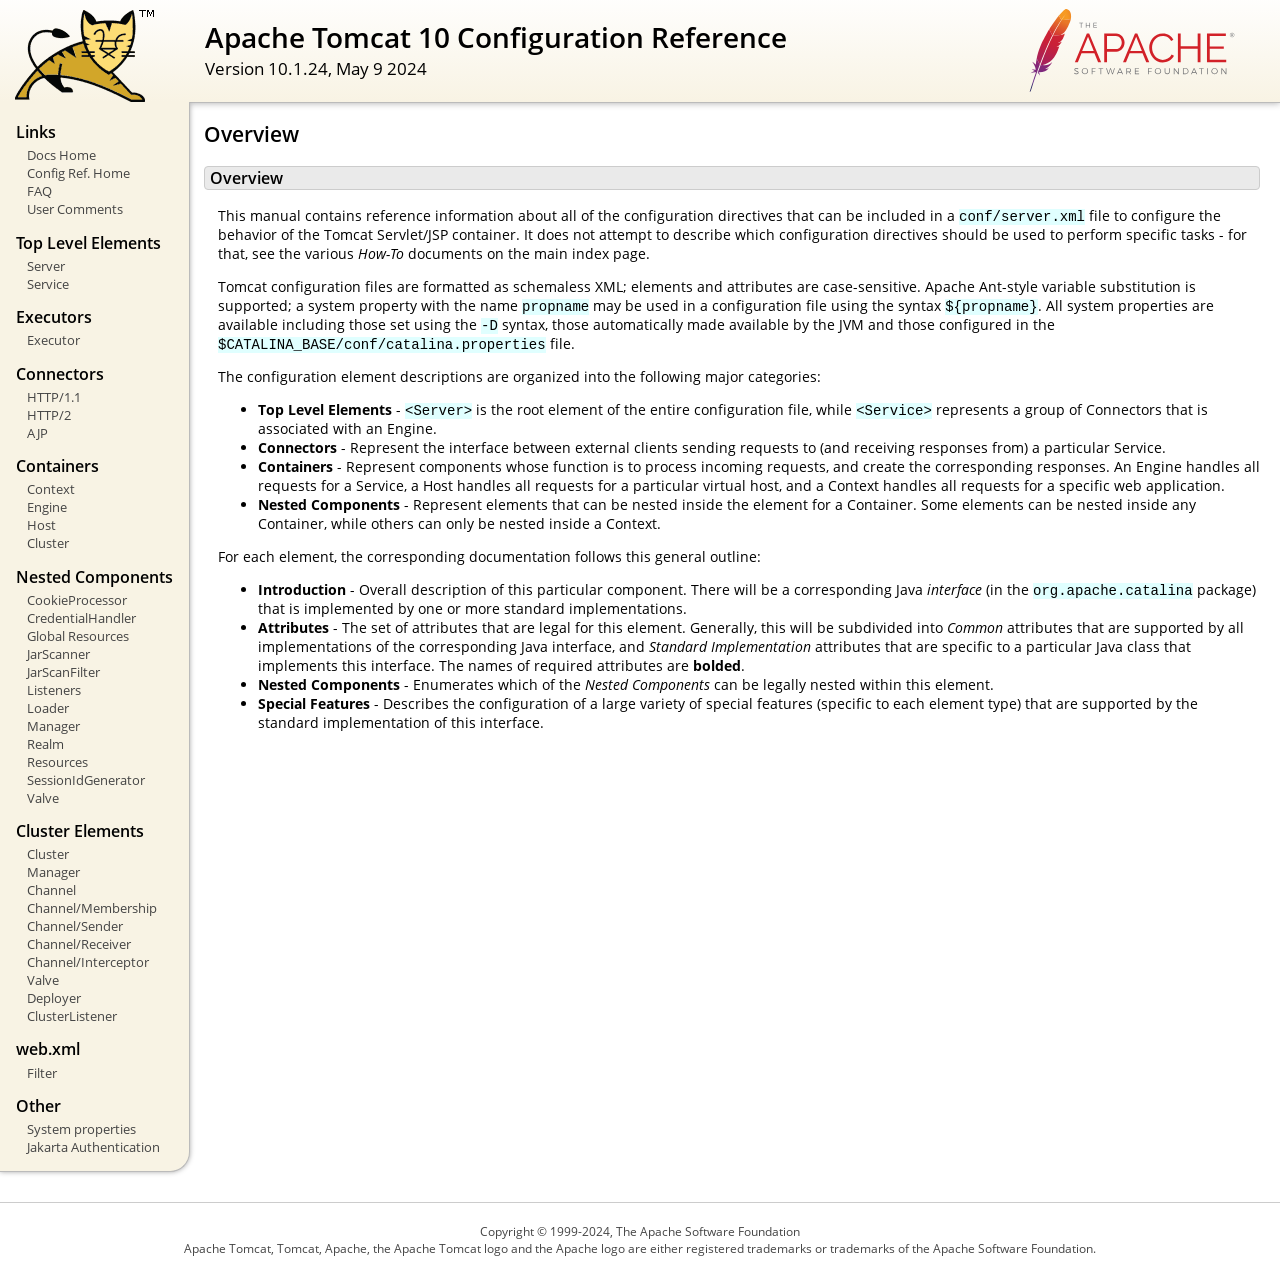
<file: target/cargo/installs/tomcat-10.1.24/apache-tomcat-10.1.24/webapps/docs/config/index.html>
<!DOCTYPE html SYSTEM "about:legacy-compat">
<html lang="en"><head><META http-equiv="Content-Type" content="text/html; charset=UTF-8"><link href="../images/docs-stylesheet.css" rel="stylesheet" type="text/css"><title>Apache Tomcat 10 Configuration Reference (10.1.24) - Overview</title><meta name="author" content="Craig R. McClanahan"></head><body><div id="wrapper"><header><div id="header"><div><div><div class="logo noPrint"><a href="https://tomcat.apache.org/"><img alt="Tomcat Home" src="../images/tomcat.png"></a></div><div style="height: 1px;"></div><div class="asfLogo noPrint"><a href="https://www.apache.org/" target="_blank"><img src="../images/asf-logo.svg" alt="The Apache Software Foundation" style="width: 266px; height: 83px;"></a></div><h1>Apache Tomcat 10 Configuration Reference</h1><div class="versionInfo">
            Version 10.1.24,
            <time datetime="2024-05-09">May 9 2024</time></div><div style="height: 1px;"></div><div style="clear: left;"></div></div></div></div></header><div id="middle"><div><div id="mainLeft" class="noprint"><div><nav><div><h2>Links</h2><ul><li><a href="../index.html">Docs Home</a></li><li><a href="index.html">Config Ref. Home</a></li><li><a href="https://cwiki.apache.org/confluence/display/TOMCAT/FAQ">FAQ</a></li><li><a href="#comments_section">User Comments</a></li></ul></div><div><h2>Top Level Elements</h2><ul><li><a href="server.html">Server</a></li><li><a href="service.html">Service</a></li></ul></div><div><h2>Executors</h2><ul><li><a href="executor.html">Executor</a></li></ul></div><div><h2>Connectors</h2><ul><li><a href="http.html">HTTP/1.1</a></li><li><a href="http2.html">HTTP/2</a></li><li><a href="ajp.html">AJP</a></li></ul></div><div><h2>Containers</h2><ul><li><a href="context.html">Context</a></li><li><a href="engine.html">Engine</a></li><li><a href="host.html">Host</a></li><li><a href="cluster.html">Cluster</a></li></ul></div><div><h2>Nested Components</h2><ul><li><a href="cookie-processor.html">CookieProcessor</a></li><li><a href="credentialhandler.html">CredentialHandler</a></li><li><a href="globalresources.html">Global Resources</a></li><li><a href="jar-scanner.html">JarScanner</a></li><li><a href="jar-scan-filter.html">JarScanFilter</a></li><li><a href="listeners.html">Listeners</a></li><li><a href="loader.html">Loader</a></li><li><a href="manager.html">Manager</a></li><li><a href="realm.html">Realm</a></li><li><a href="resources.html">Resources</a></li><li><a href="sessionidgenerator.html">SessionIdGenerator</a></li><li><a href="valve.html">Valve</a></li></ul></div><div><h2>Cluster Elements</h2><ul><li><a href="cluster.html">Cluster</a></li><li><a href="cluster-manager.html">Manager</a></li><li><a href="cluster-channel.html">Channel</a></li><li><a href="cluster-membership.html">Channel/Membership</a></li><li><a href="cluster-sender.html">Channel/Sender</a></li><li><a href="cluster-receiver.html">Channel/Receiver</a></li><li><a href="cluster-interceptor.html">Channel/Interceptor</a></li><li><a href="cluster-valve.html">Valve</a></li><li><a href="cluster-deployer.html">Deployer</a></li><li><a href="cluster-listener.html">ClusterListener</a></li></ul></div><div><h2>web.xml</h2><ul><li><a href="filter.html">Filter</a></li></ul></div><div><h2>Other</h2><ul><li><a href="systemprops.html">System properties</a></li><li><a href="jaspic.html">Jakarta Authentication</a></li></ul></div></nav></div></div><div id="mainRight"><div id="content"><h2>Overview</h2><h3 id="Overview">Overview</h3><div class="text">

<p>This manual contains reference information about all of the configuration
directives that can be included in a <code>conf/server.xml</code> file to
configure the behavior of the Tomcat Servlet/JSP container.  It does not
attempt to describe which configuration directives should be used to perform
specific tasks - for that, see the various <em>How-To</em> documents on the
main index page.</p>

<p>Tomcat configuration files are formatted as schemaless XML; elements and
attributes are case-sensitive. Apache Ant-style variable substitution
is supported; a system property with the name <code>propname</code> may be
used in a configuration file using the syntax <code>${propname}</code>. All
system properties are available including those set using the <code>-D</code>
syntax, those automatically made available by the JVM and those configured in
the <code>$CATALINA_BASE/conf/catalina.properties</code> file.
</p>

<p>The configuration element descriptions are organized into the following
major categories:</p>
<ul>
<li><strong>Top Level Elements</strong> - <code>&lt;Server&gt;</code> is the
    root element of the entire configuration file, while
    <code>&lt;Service&gt;</code> represents a group of Connectors that is
    associated with an Engine.</li>
<li><strong>Connectors</strong> - Represent the interface between external
    clients sending requests to (and receiving responses from) a particular
    Service.</li>
<li><strong>Containers</strong> - Represent components whose function is to
    process incoming requests, and create the corresponding responses.
    An Engine handles all requests for a Service, a Host handles all requests
    for a particular virtual host, and a Context handles all requests for a
    specific web application.</li>
<li><strong>Nested Components</strong> - Represent elements that can be
    nested inside the element for a Container.  Some elements can be nested
    inside any Container, while others can only be nested inside a
    Context.</li>
</ul>

<p>For each element, the corresponding documentation follows this general
outline:</p>
<ul>
<li><strong>Introduction</strong> - Overall description of this particular
    component.  There will be a corresponding Java <em>interface</em> (in
    the <code>org.apache.catalina</code> package) that is implemented by one
    or more standard implementations.</li>
<li><strong>Attributes</strong> - The set of attributes that are legal for
    this element.  Generally, this will be subdivided into <em>Common</em>
    attributes that are supported by all implementations of the corresponding
    Java interface, and <em>Standard Implementation</em> attributes that are
    specific to a particular Java class that implements this interface.
    The names of required attributes are <strong>bolded</strong>.</li>
<li><strong>Nested Components</strong> - Enumerates which of the <em>Nested
    Components</em> can be legally nested within this element.</li>
<li><strong>Special Features</strong> - Describes the configuration of a large
    variety of special features (specific to each element type) that are
    supported by the standard implementation of this interface.</li>
</ul>

</div></div></div></div></div><footer><div id="footer">
    Copyright &copy; 1999-2024, The Apache Software Foundation
    <br>
    Apache Tomcat, Tomcat, Apache, the Apache Tomcat logo and the Apache logo
    are either registered trademarks or trademarks of the Apache Software
    Foundation.
    </div></footer></div></body></html>
</file>
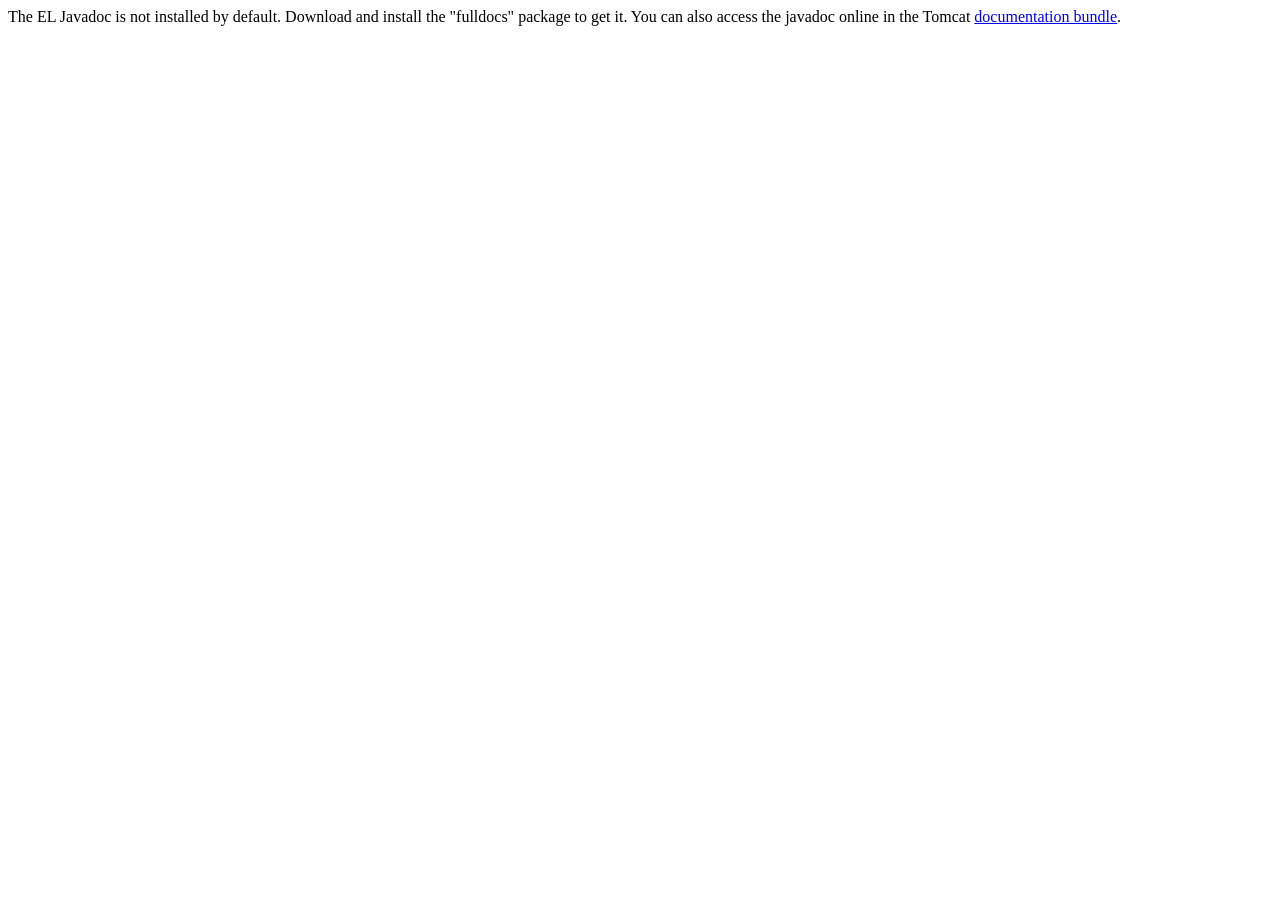
<file: target/cargo/installs/tomcat-10.1.24/apache-tomcat-10.1.24/webapps/docs/elapi/index.html>
<!--
  Licensed to the Apache Software Foundation (ASF) under one or more
  contributor license agreements.  See the NOTICE file distributed with
  this work for additional information regarding copyright ownership.
  The ASF licenses this file to You under the Apache License, Version 2.0
  (the "License"); you may not use this file except in compliance with
  the License.  You may obtain a copy of the License at

      http://www.apache.org/licenses/LICENSE-2.0

  Unless required by applicable law or agreed to in writing, software
  distributed under the License is distributed on an "AS IS" BASIS,
  WITHOUT WARRANTIES OR CONDITIONS OF ANY KIND, either express or implied.
  See the License for the specific language governing permissions and
  limitations under the License.
-->
<!DOCTYPE html>
<html>
    <head>
    <meta charset="UTF-8" />
    <title>API docs</title>
</head>

<body>

The EL Javadoc is not installed by default. Download and install
the "fulldocs" package to get it.

You can also access the javadoc online in the Tomcat
<a href="https://tomcat.apache.org/tomcat-10.1-doc/">
documentation bundle</a>.

</body>
</html>
</file>
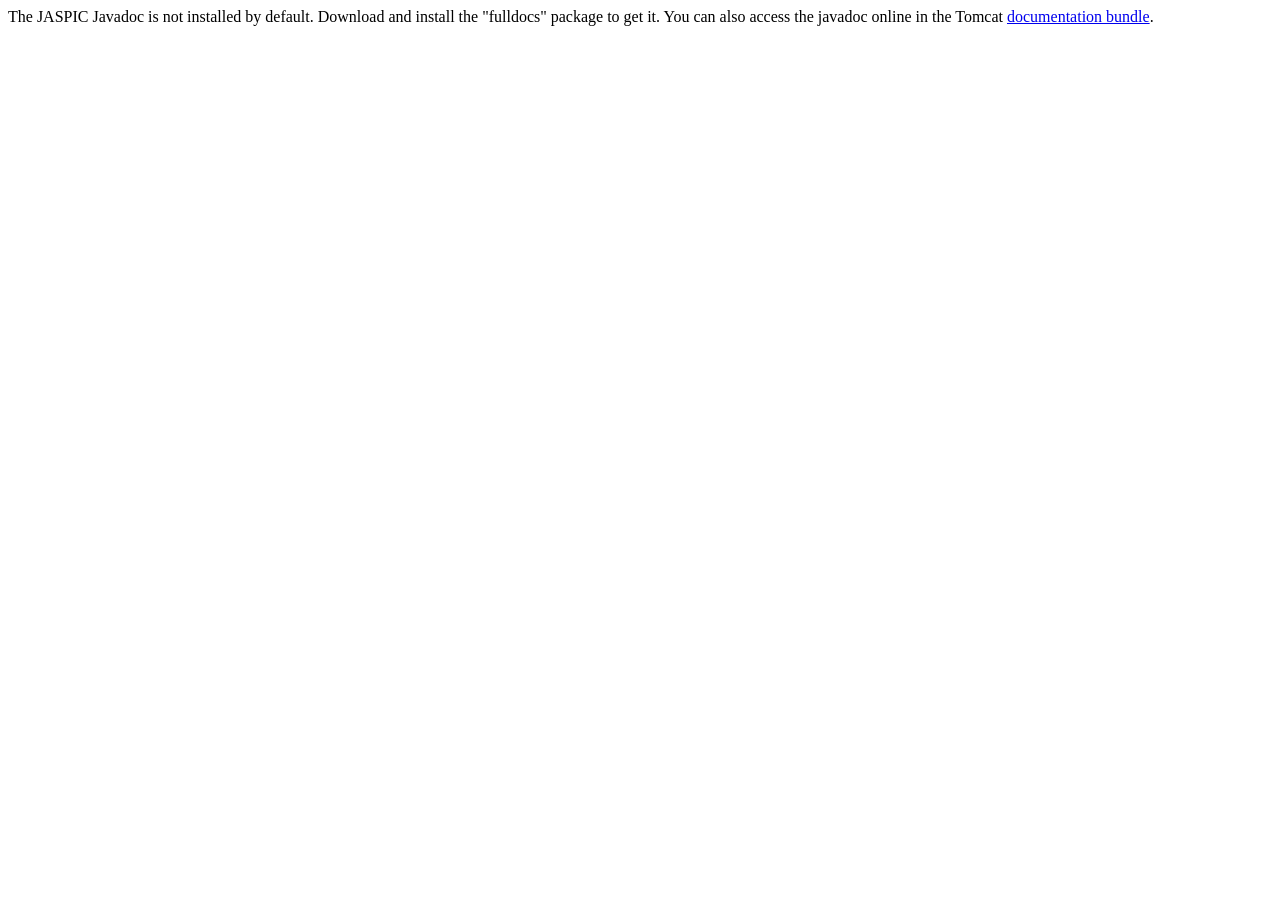
<file: target/cargo/installs/tomcat-10.1.24/apache-tomcat-10.1.24/webapps/docs/jaspicapi/index.html>
<!--
  Licensed to the Apache Software Foundation (ASF) under one or more
  contributor license agreements.  See the NOTICE file distributed with
  this work for additional information regarding copyright ownership.
  The ASF licenses this file to You under the Apache License, Version 2.0
  (the "License"); you may not use this file except in compliance with
  the License.  You may obtain a copy of the License at

      http://www.apache.org/licenses/LICENSE-2.0

  Unless required by applicable law or agreed to in writing, software
  distributed under the License is distributed on an "AS IS" BASIS,
  WITHOUT WARRANTIES OR CONDITIONS OF ANY KIND, either express or implied.
  See the License for the specific language governing permissions and
  limitations under the License.
-->
<!DOCTYPE html>
<html>
<head>
    <meta charset="UTF-8" />
    <title>API docs</title>
</head>

<body>

The JASPIC Javadoc is not installed by default. Download and install
the "fulldocs" package to get it.

You can also access the javadoc online in the Tomcat
<a href="https://tomcat.apache.org/tomcat-10.1-doc/">
    documentation bundle</a>.

</body>
</html>
</file>
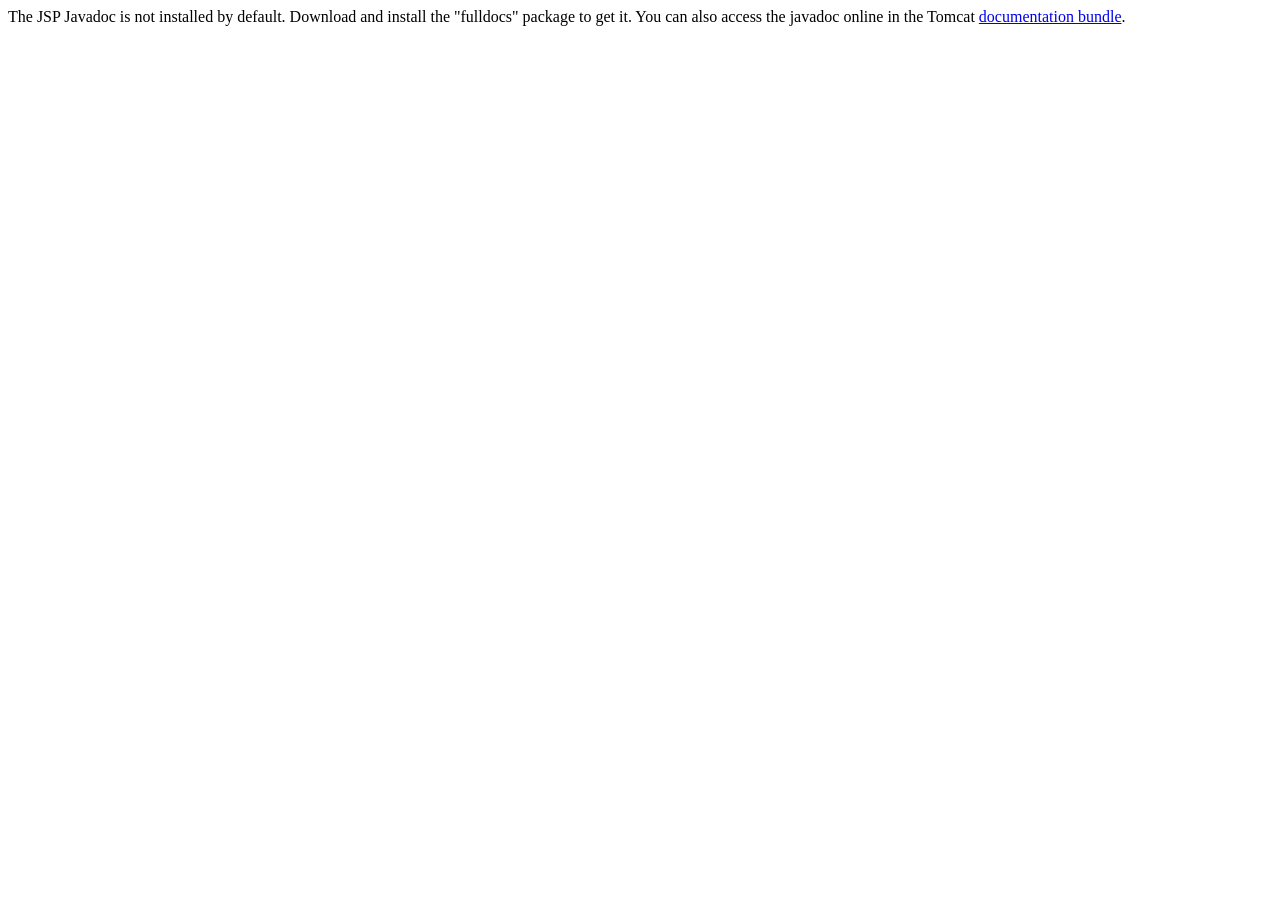
<file: target/cargo/installs/tomcat-10.1.24/apache-tomcat-10.1.24/webapps/docs/jspapi/index.html>
<!--
  Licensed to the Apache Software Foundation (ASF) under one or more
  contributor license agreements.  See the NOTICE file distributed with
  this work for additional information regarding copyright ownership.
  The ASF licenses this file to You under the Apache License, Version 2.0
  (the "License"); you may not use this file except in compliance with
  the License.  You may obtain a copy of the License at

      http://www.apache.org/licenses/LICENSE-2.0

  Unless required by applicable law or agreed to in writing, software
  distributed under the License is distributed on an "AS IS" BASIS,
  WITHOUT WARRANTIES OR CONDITIONS OF ANY KIND, either express or implied.
  See the License for the specific language governing permissions and
  limitations under the License.
-->
<!DOCTYPE html>
<html>
    <head>
    <meta charset="UTF-8" />
    <title>API docs</title>
</head>

<body>

The JSP Javadoc is not installed by default. Download and install
the "fulldocs" package to get it.

You can also access the javadoc online in the Tomcat
<a href="https://tomcat.apache.org/tomcat-10.1-doc/">
documentation bundle</a>.

</body>
</html>
</file>
<file: frontend/css/styles.css>
/* ============================
   Trackit – Shared Stylesheet
   ============================ */

*, *::before, *::after {
  box-sizing: border-box;
  margin: 0;
  padding: 0;
}

:root {
  --green-dark:   #1a6b3c;
  --green-main:   #2e9e60;
  --green-light:  #d6f0e0;
  --green-wave1:  #3cb871;
  --text-dark:    #1a2e3b;
  --text-mid:     #374151;
  --text-muted:   #9ca3af;
  --border:       #d1d5db;
  --bg:           #f9fafb;
  --white:        #ffffff;
  --radius-sm:    6px;
  --radius-md:    10px;
  --radius-lg:    16px;
  --shadow:       0 2px 8px rgba(0,0,0,.08);
}

body {
  font-family: 'Segoe UI', Arial, sans-serif;
  color: var(--text-mid);
  background: var(--white);
  min-height: 100vh;
}

/* ── Navbar ─────────────────────────────────────────── */
.navbar {
  display: flex;
  align-items: center;
  padding: 14px 40px;
  border-bottom: 1.5px solid var(--border);
  background: var(--white);
  position: fixed;
  width: 100%;
  z-index: 10;
}

.navbar-brand {
  display: flex;
  align-items: center;
  gap: 8px;
  text-decoration: none;
  margin-right: 40px;
}

.navbar-brand .logo-icon {
  width: 42px;
  height: 42px;
}

.navbar-brand .brand-name {
  font-size: 1.25rem;
  font-weight: 600;
  color: var(--text-dark);
}

.navbar-nav {
  display: flex;
  align-items: center;
  gap: 32px;
  list-style: none;
  flex: 1;
}

.navbar-nav a {
  text-decoration: none;
  font-size: 0.95rem;
  color: var(--text-mid);
  padding-bottom: 4px;
}

.navbar-nav a.active {
  color: var(--text-dark);
  font-weight: 600;
  border-bottom: 2.5px solid var(--green-main);
}

.navbar-actions {
  display: flex;
  align-items: center;
  gap: 12px;
  margin-left: auto;
}

/* ── Buttons ─────────────────────────────────────────── */
.btn {
  display: inline-flex;
  align-items: center;
  gap: 8px;
  padding: 10px 24px;
  border-radius: var(--radius-md);
  font-size: 0.95rem;
  font-weight: 600;
  cursor: pointer;
  text-decoration: none;
  border: 2px solid transparent;
  transition: opacity .15s;
}

.btn:hover { opacity: .88; }

.btn-primary {
  background: var(--green-dark);
  color: var(--white);
  border-color: var(--green-dark);
}

.btn-outline {
  background: var(--white);
  color: var(--green-dark);
  border-color: var(--green-dark);
}

/* ── Shared decorative blob base ────────────────────── */
.blob {
  position: fixed;
  pointer-events: none;
  z-index: 0;
}

/* ── Page wrapper ────────────────────────────────────── */
.page-content {
  position: relative;
  z-index: 1;
}

/* ── Form primitives ─────────────────────────────────── */
.form-control {
  padding: 9px 12px;
  border: 1.5px solid var(--border);
  border-radius: var(--radius-sm);
  font-size: 0.93rem;
  color: var(--text-dark);
  background: var(--white);
  outline: none;
  width: 100%;
}

.form-control:focus {
  border-color: var(--green-main);
}

select.form-control {
  appearance: none;
  background-image: url("data:image/svg+xml,%3Csvg xmlns='http://www.w3.org/2000/svg' width='16' height='16' viewBox='0 0 24 24' fill='none' stroke='%236b7280' stroke-width='2'%3E%3Cpolyline points='6 9 12 15 18 9'%3E%3C/polyline%3E%3C/svg%3E");
  background-repeat: no-repeat;
  background-position: right 10px center;
  padding-right: 32px;
  cursor: pointer;
}

.form-control::placeholder {
  color: var(--text-muted);
}

/* calendar icon inside date input */
.input-icon-wrap {
  position: relative;
}

.input-icon-wrap .form-control {
  padding-right: 36px;
}

.input-icon-wrap .icon-right {
  position: absolute;
  right: 10px;
  top: 50%;
  transform: translateY(-50%);
  color: var(--text-muted);
  pointer-events: none;
}

/* ── Section card (white bordered box) ───────────────── */
.section-card {
  background: var(--white);
  border: 1.5px solid var(--border);
  border-radius: var(--radius-lg);
  padding: 28px 32px;
}

/* ── Section heading row ─────────────────────────────── */
.section-heading {
  display: flex;
  align-items: center;
  gap: 10px;
  margin-bottom: 18px;
}

.section-heading .section-icon {
  width: 36px;
  height: 36px;
  border-radius: 50%;
  background: var(--green-main);
  display: flex;
  align-items: center;
  justify-content: center;
}

.section-heading .section-icon svg {
  width: 20px;
  height: 20px;
  fill: var(--white);
}

.section-heading h2 {
  font-size: 1.15rem;
  font-weight: 700;
  color: var(--text-dark);
}
.navbar-nav a .active{
  border-bottom:none !important;
  color:var(--text-dark);
  font-weight:600;
}
</file>
<file: target/cargo/installs/tomcat-10.1.24/apache-tomcat-10.1.24/webapps/docs/images/docs-stylesheet.css>
@charset "utf-8";
/*
  Licensed to the Apache Software Foundation (ASF) under one or more
  contributor license agreements.  See the NOTICE file distributed with
  this work for additional information regarding copyright ownership.
  The ASF licenses this file to You under the Apache License, Version 2.0
  (the "License"); you may not use this file except in compliance with
  the License.  You may obtain a copy of the License at

      http://www.apache.org/licenses/LICENSE-2.0

  Unless required by applicable law or agreed to in writing, software
  distributed under the License is distributed on an "AS IS" BASIS,
  WITHOUT WARRANTIES OR CONDITIONS OF ANY KIND, either express or implied.
  See the License for the specific language governing permissions and
  limitations under the License.
*/

/* Fonts */
@import url("fonts/fonts.css");

/* General style */

h1, h2, h3, h4, h5, h6, th {
  font-weight: 600;
}

body {
  margin: 0;
}

body, input {
  font-family: 'Open Sans', sans-serif;
  font-size: 10.5pt;
}

code, pre {
  font-family: Consolas, monospace;
}

img {
  border: 0;
}

table {
  border-collapse: collapse;
  text-align: left;
}
table *:not(table) {
  /* Prevent border-collapsing for table child elements like <div> */
  border-collapse: separate;
}

th {
  text-align: left;
}

main {
  /* Remove this once all IEs support <main> element */
  display: block;
}


/* Layout */

#wrapper {
  min-width: 400px;
}

#header {
  border-bottom: 1px solid #bbb;
}

@media not print {
    #header {
        box-shadow: 0 0 7px #aaa;
    }
}

#header > div {
  padding-left: 15px;
  padding-right: 15px;

  /* Work-around for old browsers: */
  background-color: #F8F3E4;
  background: linear-gradient(to bottom, #ffffff -10%, #F8F3E4 100%);
  position: relative;
}

#header .logo {
  float: left;
  padding-top: 10px;
  min-width: 190px;
}

#header .logo  img{
  /* To avoid that the Font Descender being added to the parent div's height */
  vertical-align: middle;
}

#header .asfLogo {
  float: right;
  position: relative;
  top: 8px;
}

#header h1 {
  margin-top: 0.6em;
  margin-bottom: 0;
}

#header .versionInfo {
  font-size: 13pt;
  margin-bottom: 1em;
}

#middle {
  display: table;
  table-layout: fixed;
  margin: 0;
  width: 100%;
}
#middle > div { display: table-row; }
#middle > div > div { display: table-cell; vertical-align: top; }



#mainLeft {
  width: 190px;
}

#mainLeft > div {
  margin-top: -1px; /* to overwrite border of element above */
  padding-left: 16px;
  padding-right: 14px;
  padding-top: 6px;
  padding-bottom: 15px;
  background-color: #F8F3E4;
  border-right: 1px solid #bbb;
  border-bottom: 1px solid #bbb;
  font-size: 10pt;
  border-bottom-right-radius: 20px;
  box-shadow: 0 0 5px #aaa;
}

#mainLeft h2 {
  margin-bottom: 0.2em;
  font-size: 1.2em;
}

#mainLeft ul {
  padding: 0;
  margin: 0;
  list-style-type: none;
}

#mainLeft ul a {
  text-indent: -0.6em;
  padding-left: 1.4em;
  display: block;
  text-decoration: none;
  color: #444;
}
#mainLeft ul a:hover {
  color: #000;
  background-color: #D1c9b9;
}

#mainRight {
  padding-left: 14px;
  padding-right: 20px;

}

#footer {
  margin-top: 30px;
  padding-top: 20px;
  padding-bottom: 20px;
  padding-left: 20px;
  padding-right: 20px;
  border-top: 1px solid #ccc;
  color: #444;
  text-align: center;
  /* font-style: italic; */
  font-size: 9pt;
}


/* Content */

#content div.text {
  padding-left: 1em;
  padding-left: 1em;
}

#content h3, #content h4, #content h5, #content h6 {
  padding-left: 5px;
  padding-right: 5px;
  background-color: #eaeaea;
}

@media not print {
    #content h3, #content h4, #content h5, #content h6 {
        border: 1px solid #ccc;
        border-radius: 4px;
    }
}

#content h4, #content h5, #content h6 {
  background-color: #f6f6f6;
}

code {
  background-color: rgb(224,255,255);
}

div.codeBox pre code, code.attributeName, code.propertyName, code.noHighlight, .noHighlight code {
  background-color: transparent;
}
div.codeBox {
  overflow: auto;
  margin: 1em 0;
}
div.codeBox pre {
  margin: 0;
  padding: 4px;
  border: 1px solid #999;
  border-radius: 5px;
  background-color: #eff8ff;
  display: table; /* To prevent <pre>s from taking the complete available width. */
  /*
  When it is officially supported, use the following CSS instead of display: table
  to prevent big <pre>s from exceeding the browser window:
  max-width: available;
  width: min-content;
  */
}

div.codeBox pre.wrap {
  white-space: pre-wrap;
}


table.defaultTable tr, table.detail-table tr {
    border: 1px solid #CCC;
}

table.defaultTable tr:nth-child(even), table.detail-table tr:nth-child(even) {
    background-color: #FAFBFF;
}

table.defaultTable tr:nth-child(odd), table.detail-table tr:nth-child(odd) {
    background-color: #EEEFFF;
}

table.defaultTable th, table.detail-table th {
  background-color: #88b;
  color: #fff;
}

table.defaultTable th, table.defaultTable td, table.detail-table th, table.detail-table td {
  padding: 5px 8px;
}


p.notice {
  border: 1px solid rgb(255, 0, 0);
  background-color: rgb(238, 238, 238);
  color: rgb(0, 51, 102);
  padding: 0.5em;
  margin: 1em 2em 1em 1em;
}


/* Changelog-Styles */

ul.changelog {
  padding-left: 1em;
  list-style-type: none;
}

ul.changelog  li{
  padding-top: 5px;
  padding-bottom: 5px;
}

ul.changelog img {
  vertical-align: middle
}


/* Printer-only Styles */
@media print {
    .noPrint { display: none; }
    #middle > div > div#mainLeft { display: none; }
    a { color: inherit; text-decoration: none; }
}

/* Fix for Comments section which contains a <h4> */
#comments_thread h1, #comments_thread h2, #comments_thread h3, #comments_thread h4, #comments_thread h5, #comments_thread h6 {
    border: none;
    background-color: transparent;
}
</file>
